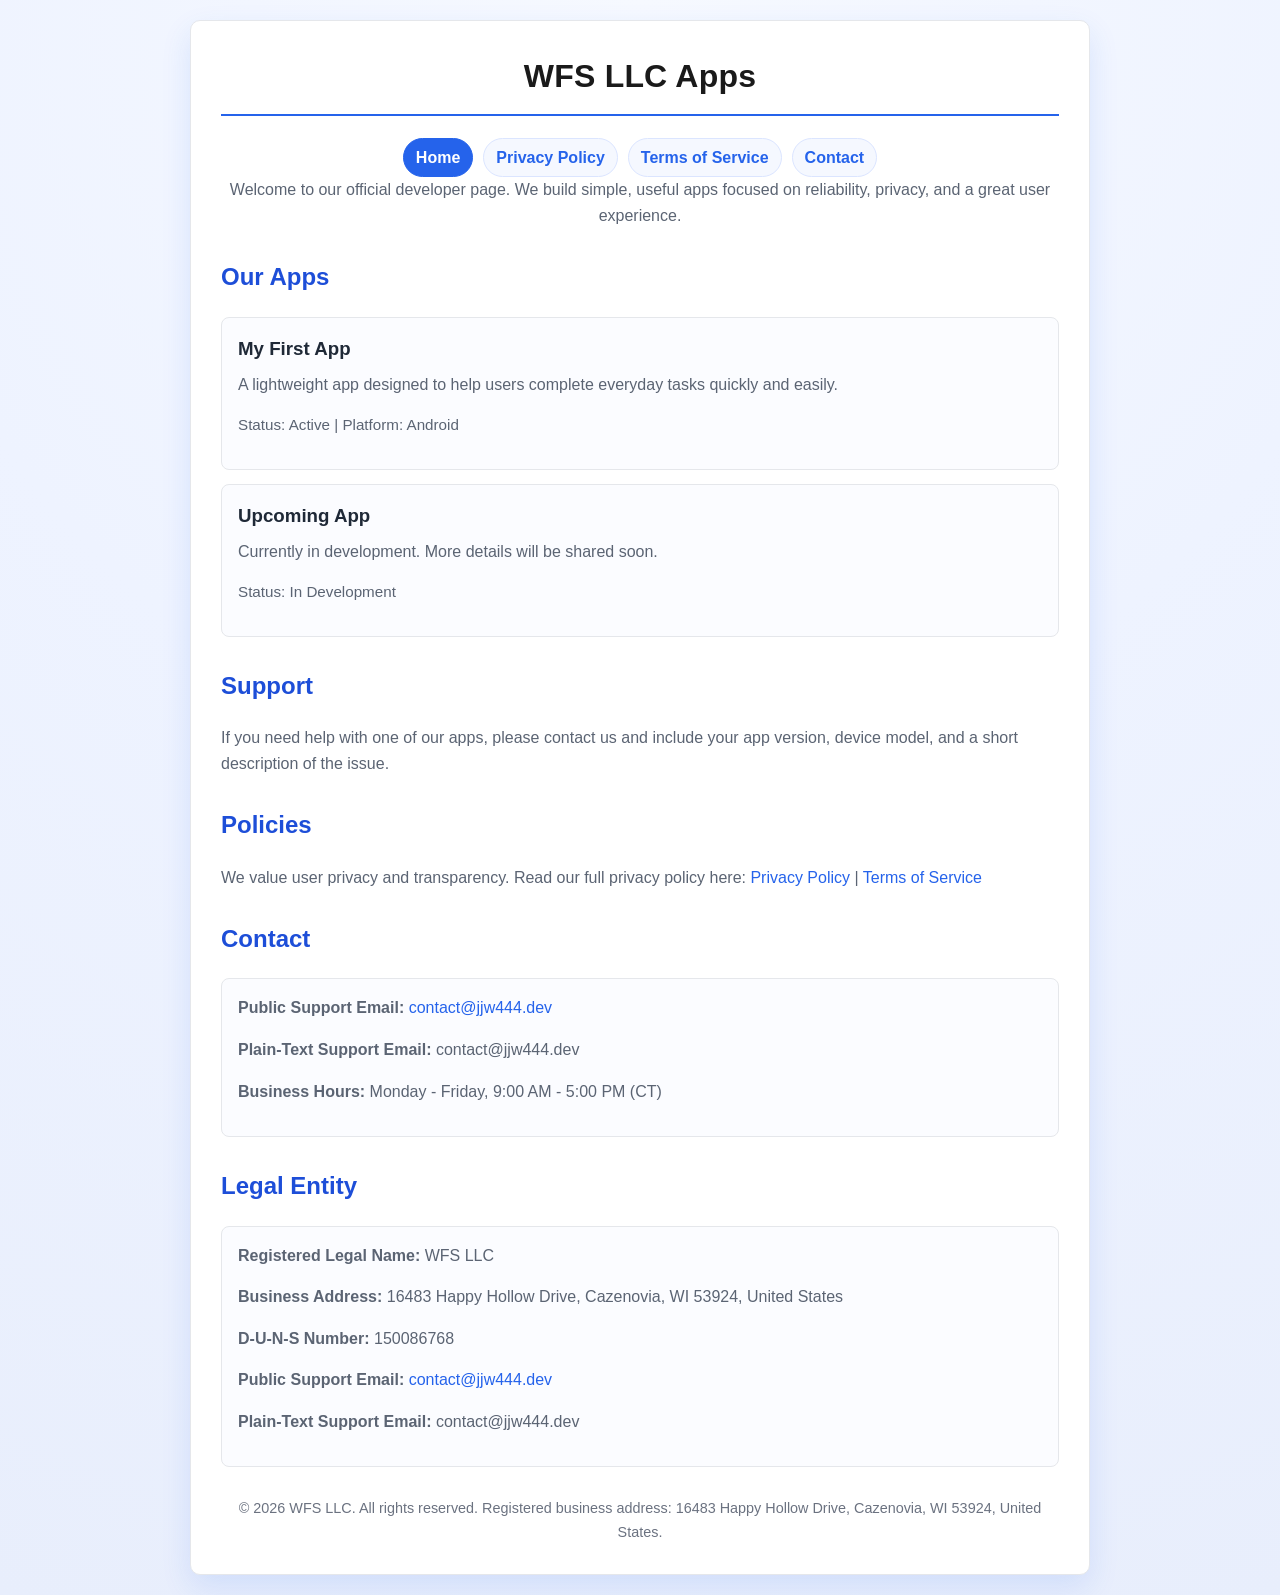
<file: index.html>
<!DOCTYPE html>
<html lang="en">
<head>
	<meta charset="UTF-8">
	<meta name="viewport" content="width=device-width, initial-scale=1.0">
	<link rel="icon" href="assets/img/favicon.svg" type="image/svg+xml">
	<title>WFS LLC Apps - Developer Page</title>
	<link rel="stylesheet" href="assets/css/styles.css">
	<script defer src="assets/js/main.js"></script>
</head>
<body>
	<div class="page-wrap">
	<div class="container">
		<h1>WFS LLC Apps</h1>
		<div class="top-nav">
			<a href="index.html">Home</a><span class="divider">|</span>
			<a href="legal/privacy.html">Privacy Policy</a><span class="divider">|</span>
			<a href="legal/terms.html">Terms of Service</a><span class="divider">|</span>
			<a href="mailto:contact@jjw444.dev">Contact</a>
		</div>

		<p class="intro">
			Welcome to our official developer page. We build simple, useful apps focused on reliability, privacy, and a great user experience.
		</p>

		<h2>Our Apps</h2>
		<div class="app-card">
			<h3>My First App</h3>
			<p>A lightweight app designed to help users complete everyday tasks quickly and easily.</p>
			<p class="meta">Status: Active | Platform: Android</p>
		</div>

		<div class="app-card">
			<h3>Upcoming App</h3>
			<p>Currently in development. More details will be shared soon.</p>
			<p class="meta">Status: In Development</p>
		</div>

		<h2>Support</h2>
		<p>
			If you need help with one of our apps, please contact us and include your app version, device model, and a short description of the issue.
		</p>

		<h2>Policies</h2>
		<p>
			We value user privacy and transparency. Read our full privacy policy here:
			<a href="legal/privacy.html">Privacy Policy</a>
			| <a href="legal/terms.html">Terms of Service</a>
		</p>

		<h2>Contact</h2>
		<div class="contact-box">
			<p><strong>Public Support Email:</strong> <a href="mailto:contact@jjw444.dev">contact@jjw444.dev</a></p>
			<p><strong>Plain-Text Support Email:</strong> <!--email_off-->contact@jjw444.dev<!--/email_off--></p>
			<p><strong>Business Hours:</strong> Monday - Friday, 9:00 AM - 5:00 PM (CT)</p>
		</div>

		<h2>Legal Entity</h2>
		<div class="contact-box">
			<p><strong>Registered Legal Name:</strong> WFS LLC</p>
			<p><strong>Business Address:</strong> 16483 Happy Hollow Drive, Cazenovia, WI 53924, United States</p>
			<p><strong>D-U-N-S Number:</strong> 150086768</p>
			<p><strong>Public Support Email:</strong> <a href="mailto:contact@jjw444.dev">contact@jjw444.dev</a></p>
			<p><strong>Plain-Text Support Email:</strong> <!--email_off-->contact@jjw444.dev<!--/email_off--></p>
		</div>

		<footer>
			© 2026 WFS LLC. All rights reserved. Registered business address: 16483 Happy Hollow Drive, Cazenovia, WI 53924, United States.
		</footer>
	</div>
	</div>
</body>
</html>
</file>
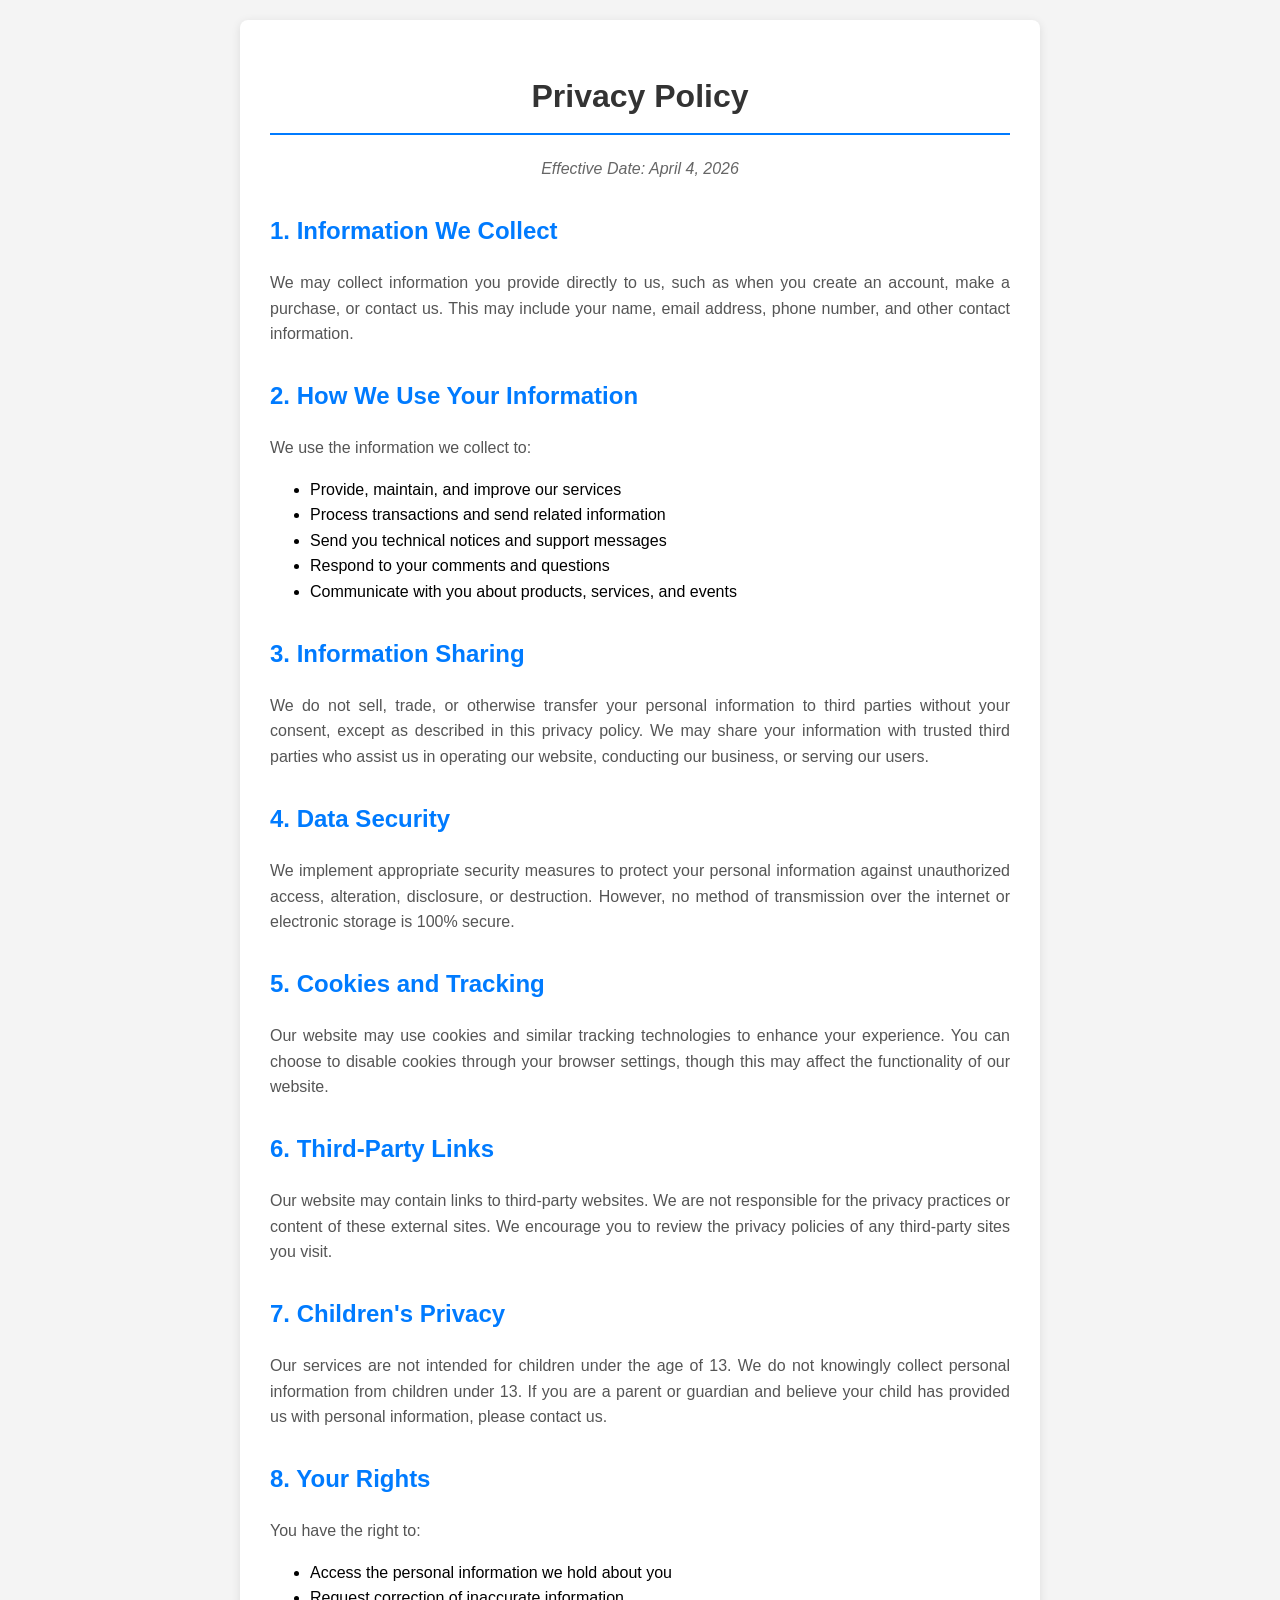
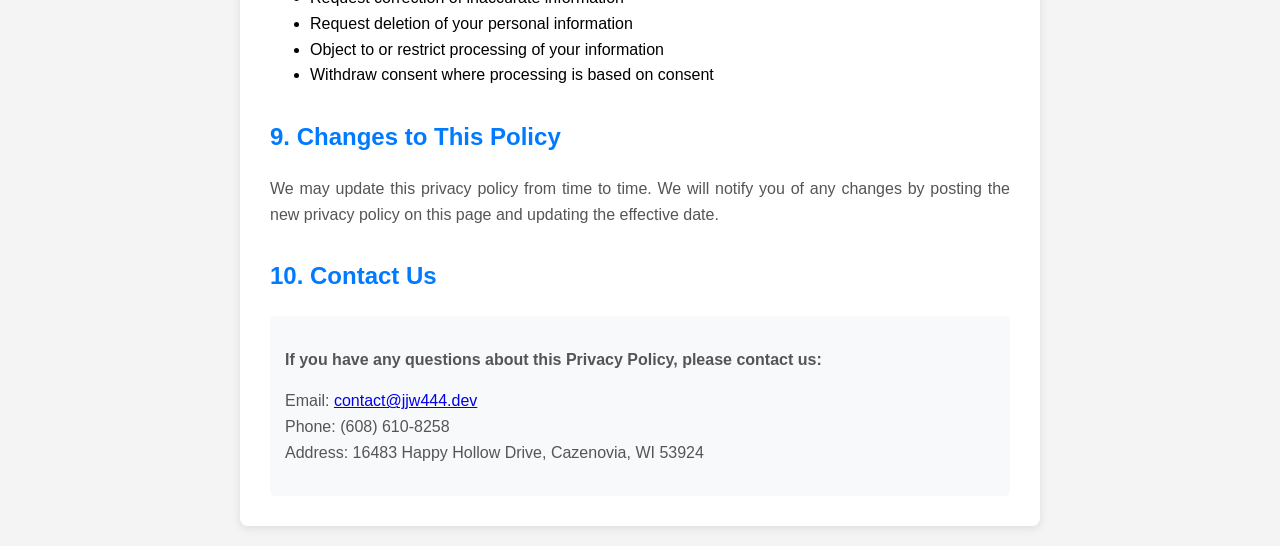
<file: privacy.html>
<!DOCTYPE html>
<html lang="en">
<head>
    <meta charset="UTF-8">
    <meta name="viewport" content="width=device-width, initial-scale=1.0">
    <title>Privacy Policy</title>
    <style>
        body {
            font-family: Arial, sans-serif;
            line-height: 1.6;
            max-width: 800px;
            margin: 0 auto;
            padding: 20px;
            background-color: #f4f4f4;
        }
        .container {
            background-color: white;
            padding: 30px;
            border-radius: 8px;
            box-shadow: 0 2px 10px rgba(0,0,0,0.1);
        }
        h1 {
            color: #333;
            text-align: center;
            border-bottom: 2px solid #007bff;
            padding-bottom: 10px;
        }
        h2 {
            color: #007bff;
            margin-top: 30px;
        }
        p {
            color: #555;
            text-align: justify;
        }
        .effective-date {
            font-style: italic;
            color: #666;
            text-align: center;
        }
        .contact-info {
            background-color: #f8f9fa;
            padding: 15px;
            border-radius: 5px;
            margin-top: 20px;
        }
    </style>
</head>
<body>
    <div class="container">
        <h1>Privacy Policy</h1>
        <p class="effective-date">Effective Date: April 4, 2026</p>

        <h2>1. Information We Collect</h2>
        <p>We may collect information you provide directly to us, such as when you create an account, make a purchase, or contact us. This may include your name, email address, phone number, and other contact information.</p>

        <h2>2. How We Use Your Information</h2>
        <p>We use the information we collect to:</p>
        <ul>
            <li>Provide, maintain, and improve our services</li>
            <li>Process transactions and send related information</li>
            <li>Send you technical notices and support messages</li>
            <li>Respond to your comments and questions</li>
            <li>Communicate with you about products, services, and events</li>
        </ul>

        <h2>3. Information Sharing</h2>
        <p>We do not sell, trade, or otherwise transfer your personal information to third parties without your consent, except as described in this privacy policy. We may share your information with trusted third parties who assist us in operating our website, conducting our business, or serving our users.</p>

        <h2>4. Data Security</h2>
        <p>We implement appropriate security measures to protect your personal information against unauthorized access, alteration, disclosure, or destruction. However, no method of transmission over the internet or electronic storage is 100% secure.</p>

        <h2>5. Cookies and Tracking</h2>
        <p>Our website may use cookies and similar tracking technologies to enhance your experience. You can choose to disable cookies through your browser settings, though this may affect the functionality of our website.</p>

        <h2>6. Third-Party Links</h2>
        <p>Our website may contain links to third-party websites. We are not responsible for the privacy practices or content of these external sites. We encourage you to review the privacy policies of any third-party sites you visit.</p>

        <h2>7. Children's Privacy</h2>
        <p>Our services are not intended for children under the age of 13. We do not knowingly collect personal information from children under 13. If you are a parent or guardian and believe your child has provided us with personal information, please contact us.</p>

        <h2>8. Your Rights</h2>
        <p>You have the right to:</p>
        <ul>
            <li>Access the personal information we hold about you</li>
            <li>Request correction of inaccurate information</li>
            <li>Request deletion of your personal information</li>
            <li>Object to or restrict processing of your information</li>
            <li>Withdraw consent where processing is based on consent</li>
        </ul>

        <h2>9. Changes to This Policy</h2>
        <p>We may update this privacy policy from time to time. We will notify you of any changes by posting the new privacy policy on this page and updating the effective date.</p>

        <h2>10. Contact Us</h2>
        <div class="contact-info">
            <p><strong>If you have any questions about this Privacy Policy, please contact us:</strong></p>
            <p>Email: <a href="mailto:contact@jjw444.dev">contact@jjw444.dev</a><br>
            Phone: (608) 610-8258<br>
            Address: 16483 Happy Hollow Drive, Cazenovia, WI 53924</p>
        </div>
    </div>
</body>
</html>
</file>
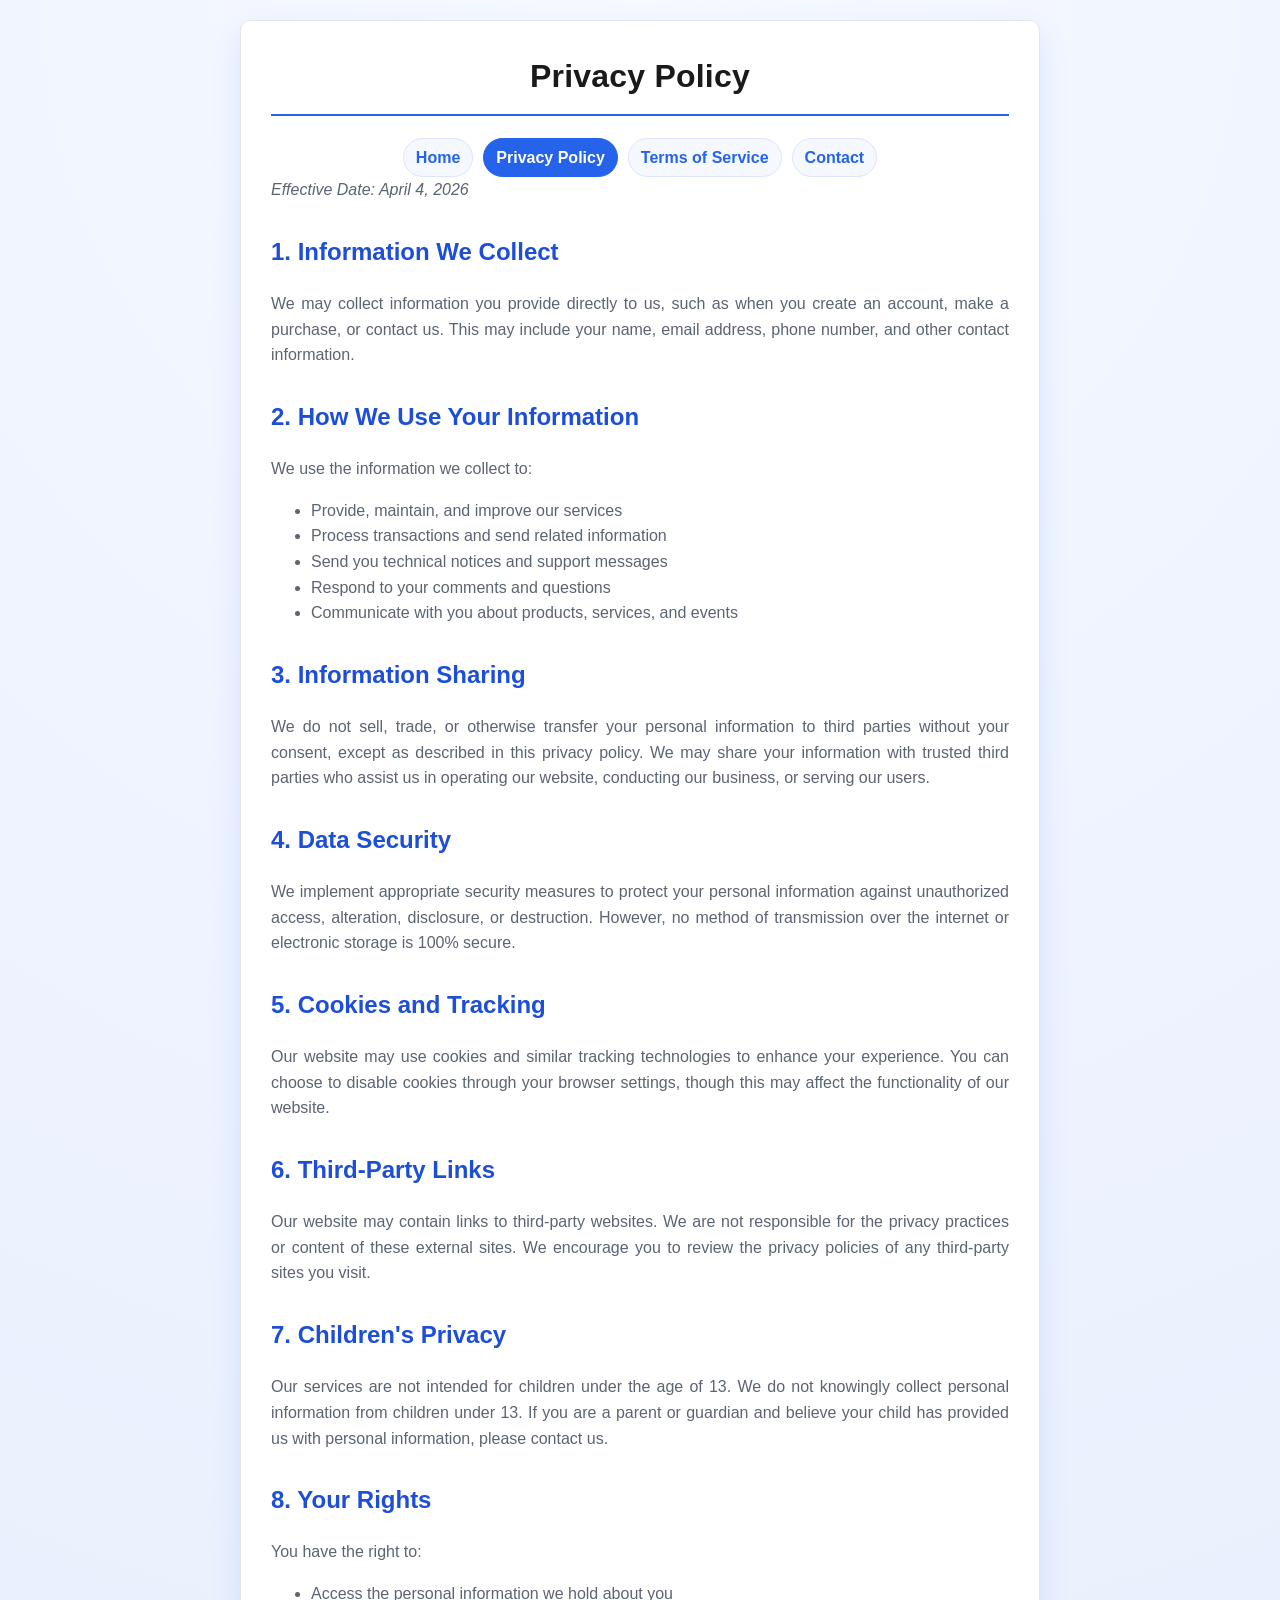
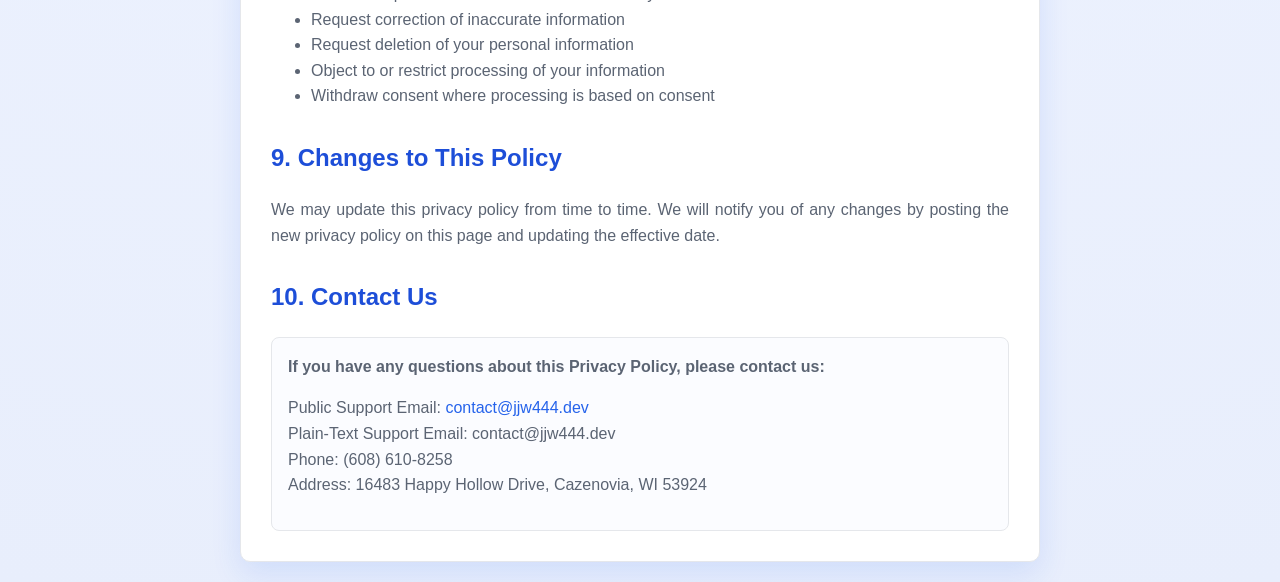
<file: legal/privacy.html>
<!DOCTYPE html>
<html lang="en">
<head>
    <meta charset="UTF-8">
    <meta name="viewport" content="width=device-width, initial-scale=1.0">
    <link rel="icon" href="../assets/img/favicon.svg" type="image/svg+xml">
    <title>Privacy Policy</title>
    <link rel="stylesheet" href="../assets/css/styles.css">
    <script defer src="../assets/js/main.js"></script>
</head>
<body>
    <div class="page-wrap page-wrap-legal">
    <div class="container">
        <div class="legal-content">
        <h1>Privacy Policy</h1>
        <div class="top-nav">
            <a href="../index.html">Home</a><span class="divider">|</span>
            <a href="privacy.html">Privacy Policy</a><span class="divider">|</span>
            <a href="terms.html">Terms of Service</a><span class="divider">|</span>
            <a href="mailto:contact@jjw444.dev">Contact</a>
        </div>
        <p class="effective-date">Effective Date: April 4, 2026</p>

        <h2>1. Information We Collect</h2>
        <p>We may collect information you provide directly to us, such as when you create an account, make a purchase, or contact us. This may include your name, email address, phone number, and other contact information.</p>

        <h2>2. How We Use Your Information</h2>
        <p>We use the information we collect to:</p>
        <ul>
            <li>Provide, maintain, and improve our services</li>
            <li>Process transactions and send related information</li>
            <li>Send you technical notices and support messages</li>
            <li>Respond to your comments and questions</li>
            <li>Communicate with you about products, services, and events</li>
        </ul>

        <h2>3. Information Sharing</h2>
        <p>We do not sell, trade, or otherwise transfer your personal information to third parties without your consent, except as described in this privacy policy. We may share your information with trusted third parties who assist us in operating our website, conducting our business, or serving our users.</p>

        <h2>4. Data Security</h2>
        <p>We implement appropriate security measures to protect your personal information against unauthorized access, alteration, disclosure, or destruction. However, no method of transmission over the internet or electronic storage is 100% secure.</p>

        <h2>5. Cookies and Tracking</h2>
        <p>Our website may use cookies and similar tracking technologies to enhance your experience. You can choose to disable cookies through your browser settings, though this may affect the functionality of our website.</p>

        <h2>6. Third-Party Links</h2>
        <p>Our website may contain links to third-party websites. We are not responsible for the privacy practices or content of these external sites. We encourage you to review the privacy policies of any third-party sites you visit.</p>

        <h2>7. Children's Privacy</h2>
        <p>Our services are not intended for children under the age of 13. We do not knowingly collect personal information from children under 13. If you are a parent or guardian and believe your child has provided us with personal information, please contact us.</p>

        <h2>8. Your Rights</h2>
        <p>You have the right to:</p>
        <ul>
            <li>Access the personal information we hold about you</li>
            <li>Request correction of inaccurate information</li>
            <li>Request deletion of your personal information</li>
            <li>Object to or restrict processing of your information</li>
            <li>Withdraw consent where processing is based on consent</li>
        </ul>

        <h2>9. Changes to This Policy</h2>
        <p>We may update this privacy policy from time to time. We will notify you of any changes by posting the new privacy policy on this page and updating the effective date.</p>

        <h2>10. Contact Us</h2>
        <div class="contact-info">
            <p><strong>If you have any questions about this Privacy Policy, please contact us:</strong></p>
            <p>Public Support Email: <a href="mailto:contact@jjw444.dev">contact@jjw444.dev</a><br>
            Plain-Text Support Email: <!--email_off-->contact@jjw444.dev<!--/email_off--><br>
            Phone: (608) 610-8258<br>
            Address: 16483 Happy Hollow Drive, Cazenovia, WI 53924</p>
        </div>
        </div>
    </div>
    </div>
</body>
</html>
</file>
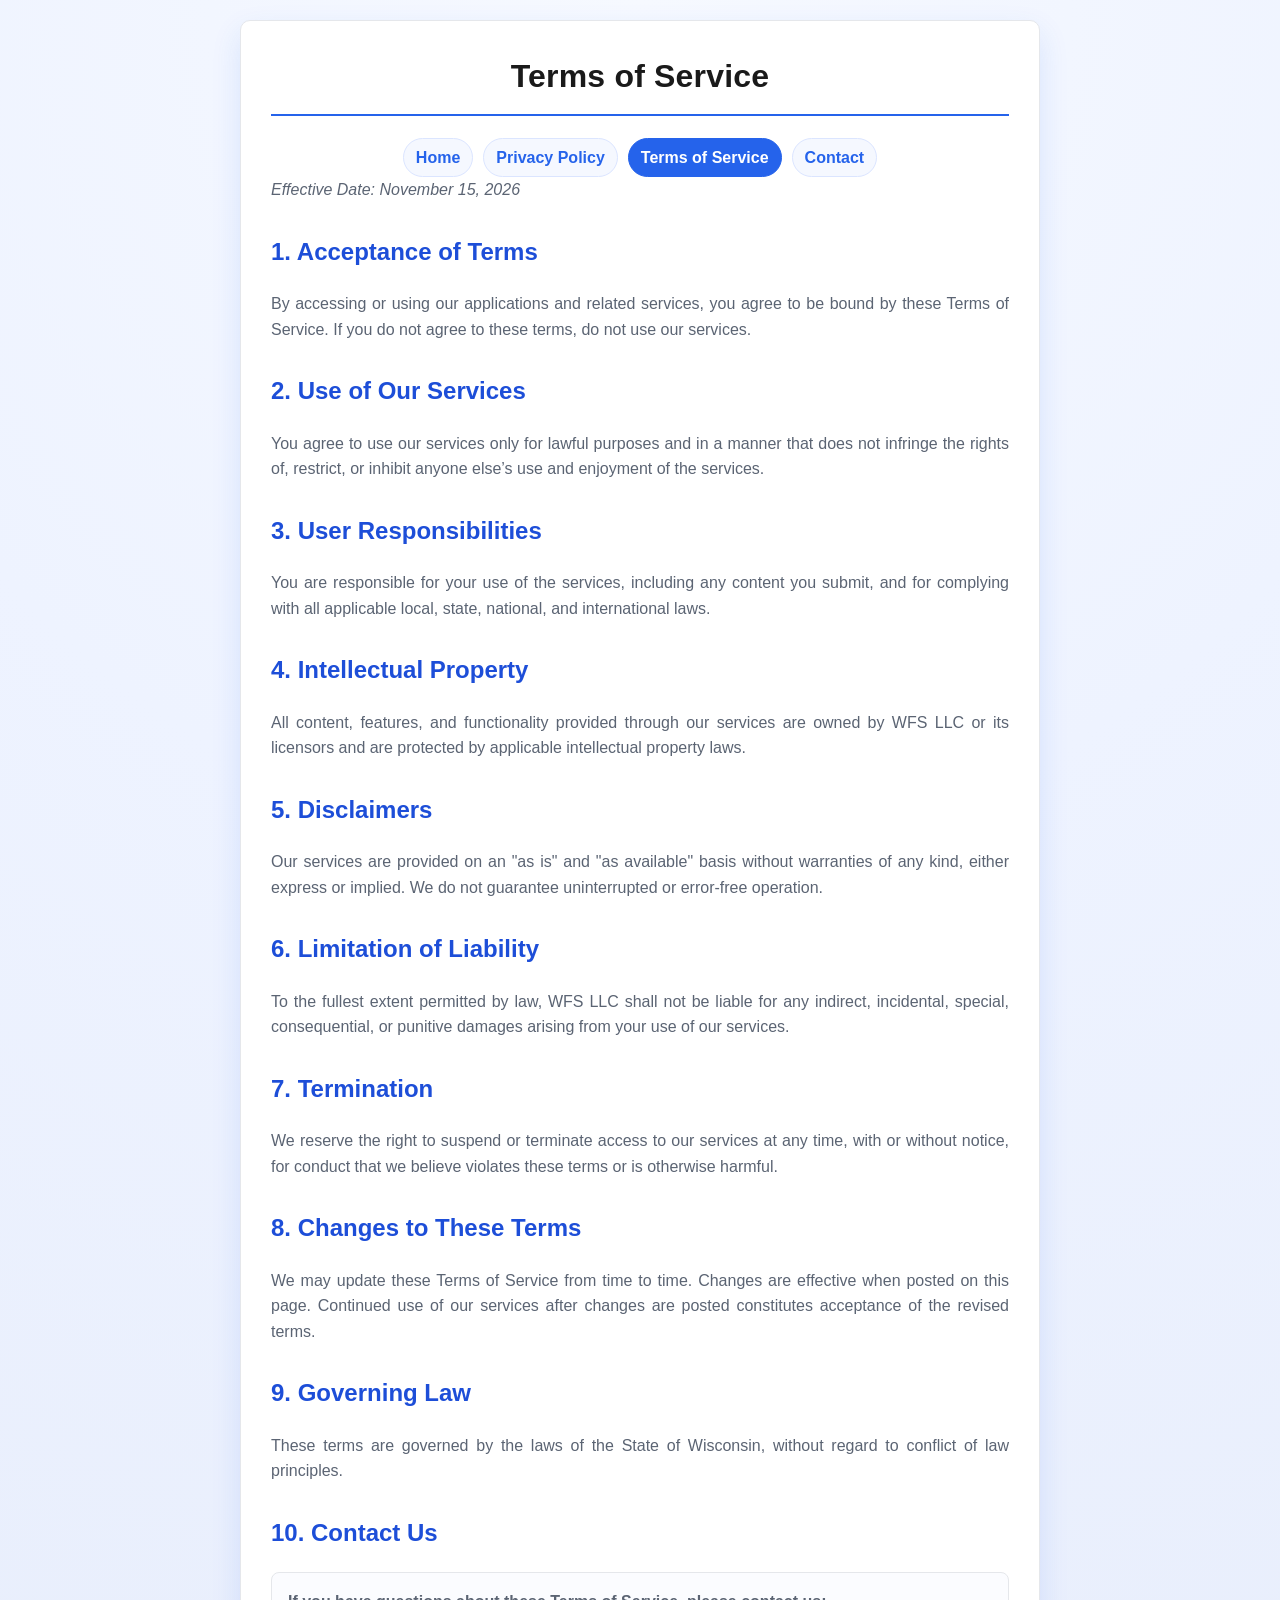
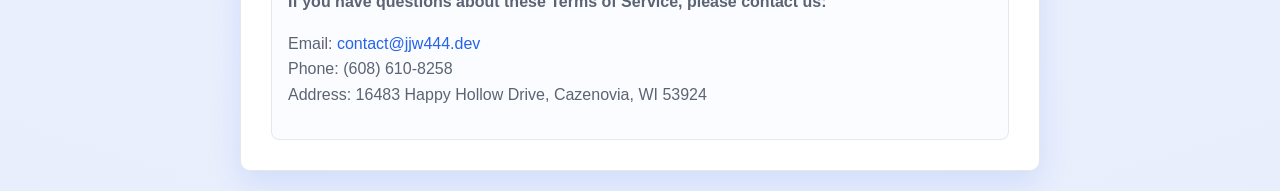
<file: legal/terms.html>
<!DOCTYPE html>
<html lang="en">
<head>
    <meta charset="UTF-8">
    <meta name="viewport" content="width=device-width, initial-scale=1.0">
    <link rel="icon" href="../assets/img/favicon.svg" type="image/svg+xml">
    <title>Terms of Service</title>
    <link rel="stylesheet" href="../assets/css/styles.css">
    <script defer src="../assets/js/main.js"></script>
</head>
<body>
    <div class="page-wrap page-wrap-legal">
    <div class="container">
        <div class="legal-content">
        <h1>Terms of Service</h1>
        <div class="top-nav">
            <a href="../index.html">Home</a><span class="divider">|</span>
            <a href="privacy.html">Privacy Policy</a><span class="divider">|</span>
            <a href="terms.html">Terms of Service</a><span class="divider">|</span>
            <a href="mailto:contact@jjw444.dev">Contact</a>
        </div>
        <p class="effective-date">Effective Date: November 15, 2026</p>

        <h2>1. Acceptance of Terms</h2>
        <p>By accessing or using our applications and related services, you agree to be bound by these Terms of Service. If you do not agree to these terms, do not use our services.</p>

        <h2>2. Use of Our Services</h2>
        <p>You agree to use our services only for lawful purposes and in a manner that does not infringe the rights of, restrict, or inhibit anyone else’s use and enjoyment of the services.</p>

        <h2>3. User Responsibilities</h2>
        <p>You are responsible for your use of the services, including any content you submit, and for complying with all applicable local, state, national, and international laws.</p>

        <h2>4. Intellectual Property</h2>
        <p>All content, features, and functionality provided through our services are owned by WFS LLC or its licensors and are protected by applicable intellectual property laws.</p>

        <h2>5. Disclaimers</h2>
        <p>Our services are provided on an "as is" and "as available" basis without warranties of any kind, either express or implied. We do not guarantee uninterrupted or error-free operation.</p>

        <h2>6. Limitation of Liability</h2>
        <p>To the fullest extent permitted by law, WFS LLC shall not be liable for any indirect, incidental, special, consequential, or punitive damages arising from your use of our services.</p>

        <h2>7. Termination</h2>
        <p>We reserve the right to suspend or terminate access to our services at any time, with or without notice, for conduct that we believe violates these terms or is otherwise harmful.</p>

        <h2>8. Changes to These Terms</h2>
        <p>We may update these Terms of Service from time to time. Changes are effective when posted on this page. Continued use of our services after changes are posted constitutes acceptance of the revised terms.</p>

        <h2>9. Governing Law</h2>
        <p>These terms are governed by the laws of the State of Wisconsin, without regard to conflict of law principles.</p>

        <h2>10. Contact Us</h2>
        <div class="contact-info">
            <p><strong>If you have questions about these Terms of Service, please contact us:</strong></p>
            <p>Email: <a href="mailto:contact@jjw444.dev">contact@jjw444.dev</a><br>
            Phone: (608) 610-8258<br>
            Address: 16483 Happy Hollow Drive, Cazenovia, WI 53924</p>
        </div>
        </div>
    </div>
    </div>
</body>
</html>
</file>
<file: assets/css/styles.css>
:root {
  --bg: #eef3ff;
  --surface: #ffffff;
  --text: #1f2937;
  --muted: #5b6473;
  --primary: #2563eb;
  --primary-dark: #1d4ed8;
  --border: #e5e7eb;
  --shadow: 0 12px 30px rgba(37, 99, 235, 0.12);
}

* {
  box-sizing: border-box;
}

body {
  margin: 0;
  min-height: 100vh;
  font-family: Arial, sans-serif;
  line-height: 1.6;
  padding: 20px;
  background: radial-gradient(circle at top, #f6f9ff 0%, var(--bg) 45%, #e8eefc 100%);
  color: var(--text);
}

.page-wrap {
  width: min(100%, 900px);
  margin: 0 auto;
}

.page-wrap.page-wrap-legal {
  width: min(100%, 800px);
}

.container {
  background: var(--surface);
  padding: 30px;
  border-radius: 10px;
  border: 1px solid var(--border);
  box-shadow: var(--shadow);
}

h1 {
  margin-top: 0;
  text-align: center;
  color: #1a1a1a;
  border-bottom: 2px solid var(--primary);
  padding-bottom: 12px;
  letter-spacing: 0.2px;
}

h2 {
  margin-top: 30px;
  color: var(--primary-dark);
}

p,
li,
.meta,
.effective-date {
  color: var(--muted);
}

p {
  margin-top: 0;
}

.legal-content p {
  text-align: justify;
}

a {
  color: var(--primary);
  text-decoration: none;
}

a:hover {
  text-decoration: underline;
}

.top-nav {
  display: flex;
  flex-wrap: wrap;
  justify-content: center;
  align-items: center;
  gap: 10px;
}

.top-nav a {
  margin: 0;
  padding: 6px 12px;
  border-radius: 999px;
  border: 1px solid #dbe5ff;
  background: #f5f8ff;
  font-weight: 600;
  transition: all 0.15s ease-in-out;
}

.top-nav a:hover {
  background: #e8efff;
  border-color: #c7d8ff;
  transform: translateY(-1px);
}

.top-nav .divider {
  display: none;
}

.top-nav a[aria-current="page"] {
  background: var(--primary);
  color: #fff;
  border-color: var(--primary);
}

.intro {
  text-align: center;
  margin-bottom: 25px;
}

.app-card {
  border-radius: 8px;
  padding: 16px;
  margin-bottom: 14px;
}

.app-card h3 {
  margin-top: 0;
  margin-bottom: 8px;
}

.meta {
  font-size: 0.95rem;
}

.app-card,
.contact-box,
.contact-info {
  border: 1px solid var(--border);
  background: #fbfcff;
}

.contact-box,
.contact-info {
  border-radius: 8px;
  padding: 16px;
  margin-top: 16px;
}

.effective-date {
  font-style: italic;
  text-align: center;
}

footer {
  margin-top: 30px;
  text-align: center;
  font-size: 0.9rem;
  color: #6b7280;
}

.container {
  opacity: 0;
  transform: translateY(6px);
  transition: opacity 0.25s ease, transform 0.25s ease;
}

body.ready .container {
  opacity: 1;
  transform: translateY(0);
}

@media (max-width: 640px) {
  body {
    padding: 12px;
  }

  .container {
    padding: 20px;
  }
}
</file>
